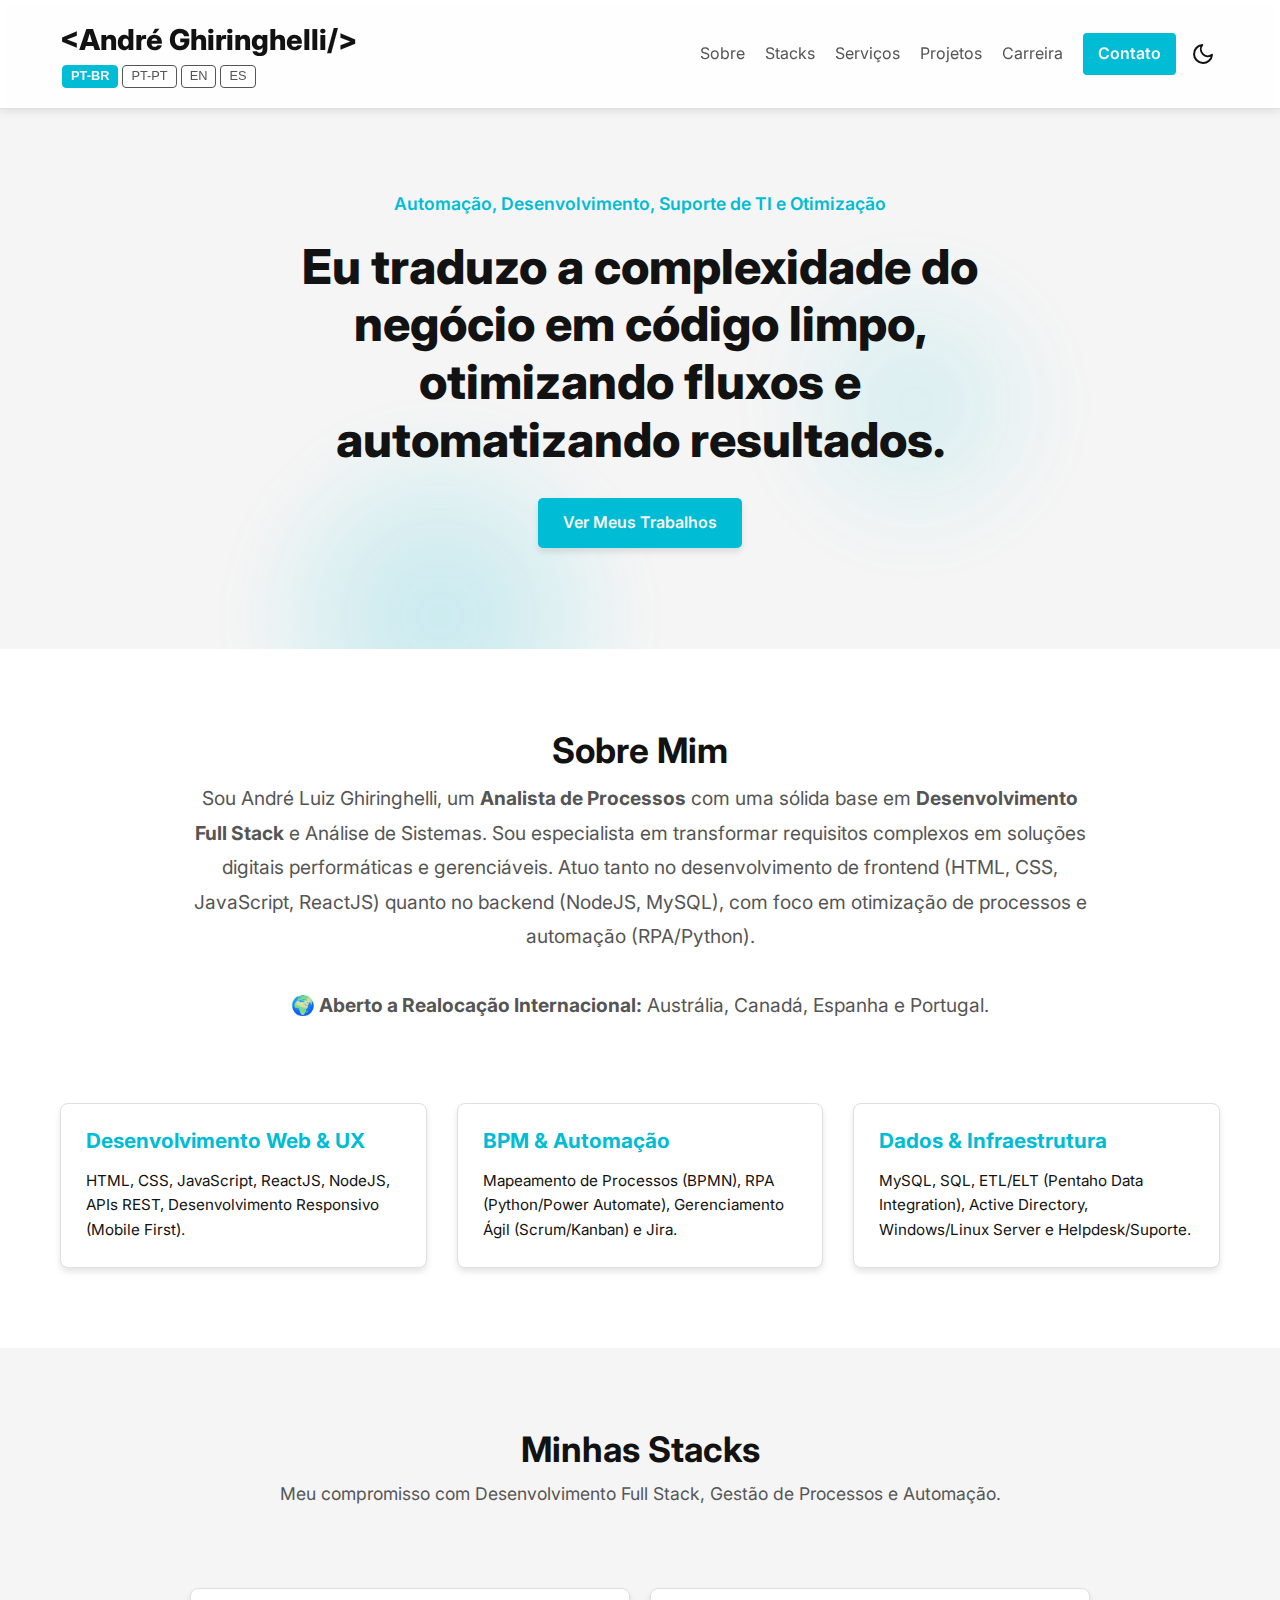
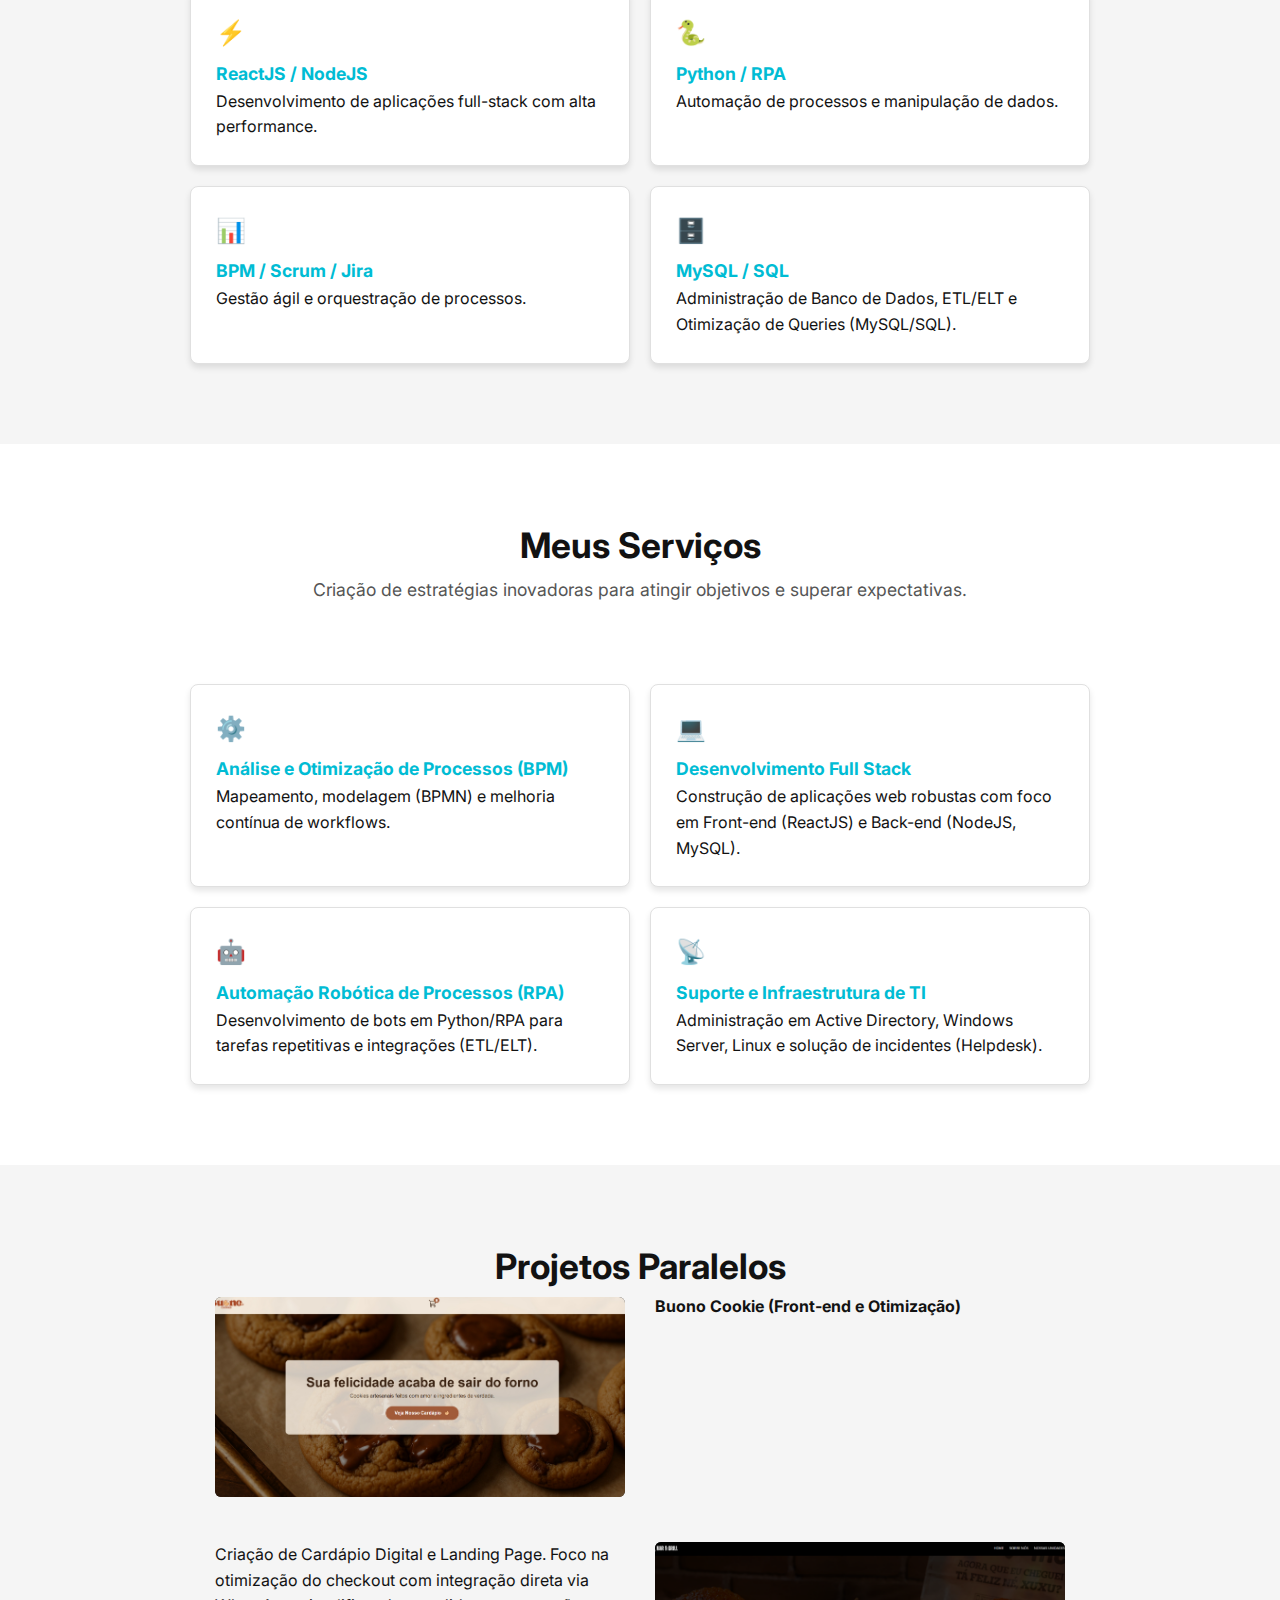
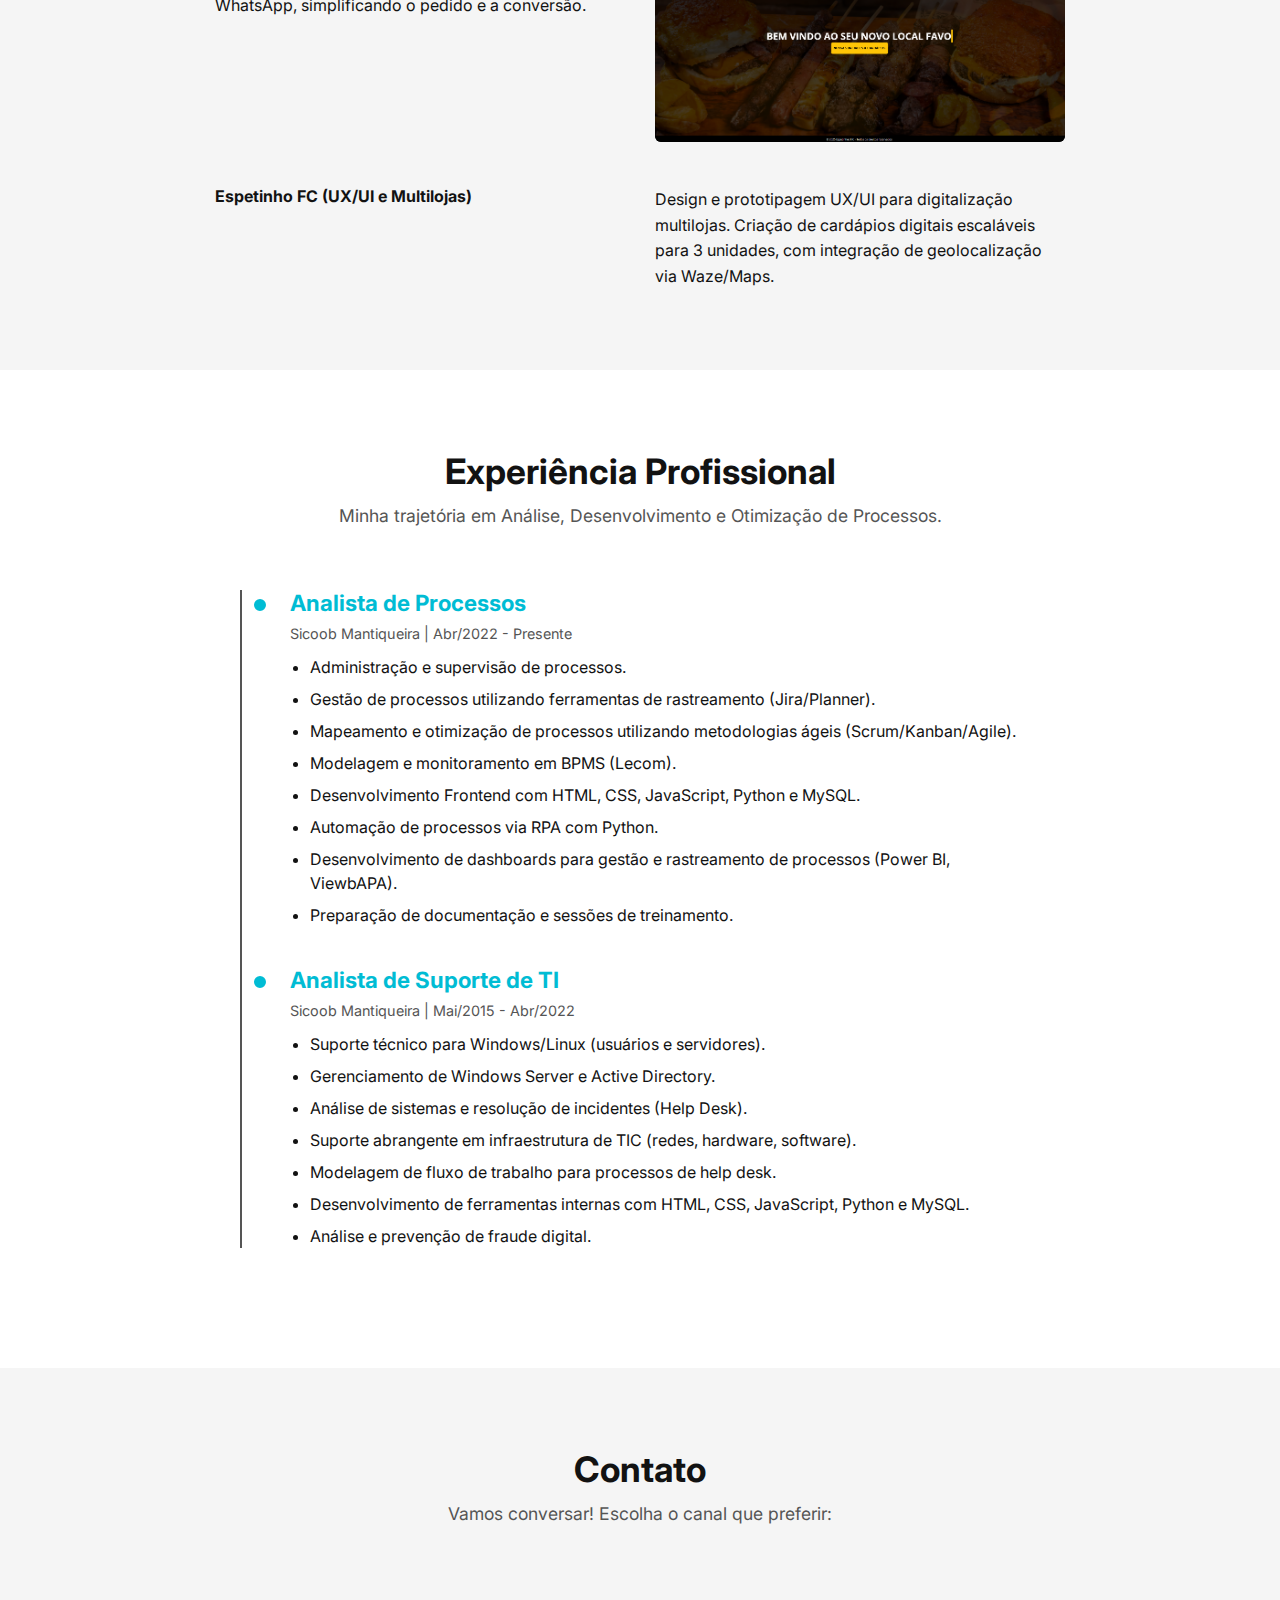
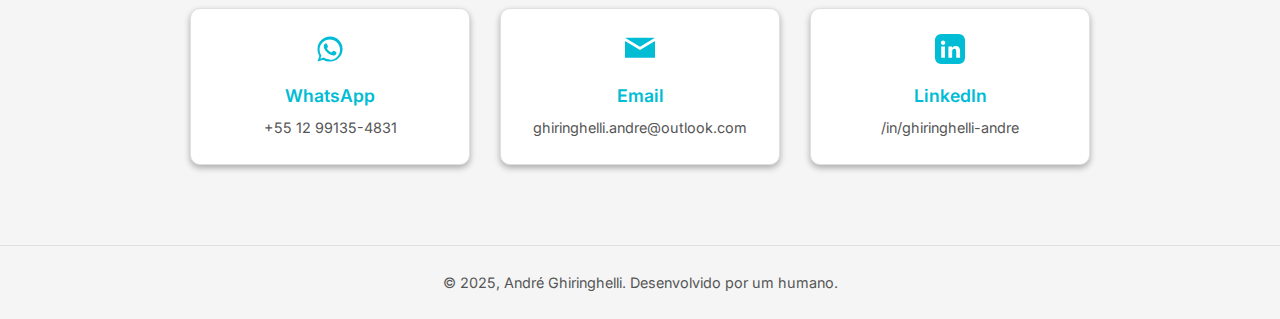
<file: index.html>
<!DOCTYPE html>
<html lang="pt-BR">

<head>
    <link rel="preload" as="script" href="i18n_data.js">
    <link rel="preload" as="script" href="script.js">
    <meta charset="UTF-8">
    <meta name="viewport" content="width=device-width, initial-scale=1.0">
    <title>André Ghiringhelli - Portfolio</title>
    <link rel="stylesheet" href="style.css">
    <link href="https://fonts.googleapis.com/css2?family=Inter:wght@400;600;800&display=swap" rel="stylesheet">
    <link rel="icon" type="image/png" href="img/favicon.png">
</head>

<body>
    <header class="header">
        <div class="container nav-bar">
            <div class="branding-and-lang">
                <a href="index.html" class="logo-link">
                    <h1 id="fixed-title">&lt;André Ghiringhelli/&gt;</h1>
                </a>
                <div class="language-selector">
                    <button class="lang-btn active" data-lang="pt-BR">PT-BR</button>
                    <button class="lang-btn" data-lang="pt-PT">PT-PT</button>
                    <button class="lang-btn" data-lang="en">EN</button>
                    <button class="lang-btn" data-lang="es">ES</button>
                </div>
            </div>

            <button class="hamburger" id="hamburger" aria-label="Menu">
                <span></span>
                <span></span>
                <span></span>
            </button>

            <nav class="nav-links" id="mobile-menu">
                <a href="#about" data-i18n-key="nav_about">Sobre</a>
                <a href="#stacks" data-i18n-key="nav_stacks">Stacks</a>
                <a href="#services" data-i18n-key="nav_services">Serviços</a>
                <a href="#projects" data-i18n-key="nav_projects">Projetos</a>
                <a href="#experience" data-i18n-key="nav_experience">Carreira</a>
                <a href="#contact" class="btn-contato" data-i18n-key="nav_contact">Contato</a>
            </nav>

            <button id="theme-toggle" aria-label="Alternar Tema">
                <svg id="theme-icon-dark" xmlns="http://www.w3.org/2000/svg" width="24" height="24" viewBox="0 0 24 24"
                    fill="none" stroke="currentColor" stroke-width="2" stroke-linecap="round" stroke-linejoin="round"
                    class="feather feather-moon">
                    <path d="M21 12.79A9 9 0 1 1 11.21 3 7 7 0 0 0 21 12.79z"></path>
                </svg>
                <svg id="theme-icon-light" style="display: none;" xmlns="http://www.w3.org/2000/svg" width="24"
                    height="24" viewBox="0 0 24 24" fill="none" stroke="currentColor" stroke-width="2"
                    stroke-linecap="round" stroke-linejoin="round" class="feather feather-sun">
                    <circle cx="12" cy="12" r="5"></circle>
                    <line x1="12" y1="1" x2="12" y2="3"></line>
                    <line x1="12" y1="21" x2="12" y2="23"></line>
                    <line x1="4.22" y1="4.22" x2="5.64" y2="5.64"></line>
                    <line x1="18.36" y1="18.36" x2="19.78" y2="19.78"></line>
                    <line x1="1" y1="12" x2="3" y2="12"></line>
                    <line x1="21" y1="12" x2="23" y2="12"></line>
                    <line x1="4.22" y1="19.78" x2="5.64" y2="18.36"></line>
                    <line x1="18.36" y1="5.64" x2="19.78" y2="4.22"></line>
                </svg>
            </button>
        </div>
    </header>

    <main>
        <section id="hero" class="hero">
            <div class="container hero-content">
                <p class="tagline" data-i18n-key="tagline"></p>
                <h2 data-i18n-key="hero_description"></h2>
                <a href="#projects" class="btn-primary" data-i18n-key="hero_button"></a>
            </div>
        </section>

        <section id="about" class="about">
            <div class="container">
                <h3 data-i18n-key="about_title"></h3>
                <p class="bio-summary" data-i18n-key="about_summary">
                </p>

                <div class="skills-grid">
                    <div class="skill-category">
                        <h4 data-i18n-key="skills_title_1"></h4>
                        <p data-i18n-key="skills_list_1"></p>
                    </div>
                    <div class="skill-category">
                        <h4 data-i18n-key="skills_title_2"></h4>
                        <p data-i18n-key="skills_list_2"></p>
                    </div>
                    <div class="skill-category">
                        <h4 data-i18n-key="skills_title_3"></h4>
                        <p data-i18n-key="skills_list_3"></p>
                    </div>
                </div>
            </div>
        </section>

        <section id="stacks" class="stacks">
            <div class="container">
                <h3 data-i18n-key="stacks_title"></h3>
                <p class="subtitle" data-i18n-key="stacks_subtitle"></p>

                <div class="stacks-grid">
                    <div class="stack-card">
                        <span class="icon">⚡</span>
                        <h4 data-i18n-key="stack_1_title"></h4>
                        <p data-i18n-key="stack_1_subtitle"></p>
                    </div>
                    <div class="stack-card">
                        <span class="icon">🐍</span>
                        <h4 data-i18n-key="stack_2_title"></h4>
                        <p data-i18n-key="stack_2_subtitle"></p>
                    </div>
                    <div class="stack-card">
                        <span class="icon">📊</span>
                        <h4 data-i18n-key="stack_3_title"></h4>
                        <p data-i18n-key="stack_3_subtitle"></p>
                    </div>
                    <div class="stack-card">
                        <span class="icon">🗄️</span>
                        <h4 data-i18n-key="stack_4_title"></h4>
                        <p data-i18n-key="stack_4_subtitle"></p>
                    </div>
                </div>
            </div>
        </section>

        <section id="services" class="services">
            <div class="container">
                <h3 data-i18n-key="services_title"></h3>
                <p class="subtitle" data-i18n-key="services_subtitle"></p>
                <div class="services-grid">
                    <div class="service-card">
                        <span class="icon">⚙️</span>
                        <h4 data-i18n-key="service_1_title"></h4>
                        <p data-i18n-key="service_1_description"></p>
                    </div>
                    <div class="service-card">
                        <span class="icon">💻</span>
                        <h4 data-i18n-key="service_2_title"></h4>
                        <p data-i18n-key="service_2_description"></p>
                    </div>
                    <div class="service-card">
                        <span class="icon">🤖</span>
                        <h4 data-i18n-key="service_3_title"></h4>
                        <p data-i18n-key="service_3_description"></p>
                    </div>
                    <div class="service-card">
                        <span class="icon">📡</span>
                        <h4 data-i18n-key="service_4_title"></h4>
                        <p data-i18n-key="service_4_description"></p>
                    </div>
                </div>
            </div>
        </section>

        <section id="projects" class="projetos">
            <div class="container">
                <h3 data-i18n-key="projects_title"></h3>

                <div class="grid-projetos">
                    <!-- <a href="buono-cookie.html" class="projeto-card"> -->
                    <div class="projeto-thumb">
                        <div class="slider-container" id="slider-buono">
                            <img src="img/buono1.jpg" alt="Cardápio Buono Slide 1" class="slide-image">
                            <img src="img/buono2.jpg" alt="Cardápio Buono Slide 2" class="slide-image">
                            <img src="img/buono3.jpg" alt="Cardápio Buono Slide 3" class="slide-image">
                            <img src="img/buono4.png" alt="Cardápio Buono Slide 4" class="slide-image">
                        </div>
                    </div>
                    <h4 data-i18n-key="buono_title"></h4>
                    <p data-i18n-key="buono_description">
                    </p>
                    </a>

                    <!--  <a href="espetinho-fc.html" class="projeto-card"> -->
                    <div class="projeto-thumb">
                        <div class="slider-container" id="slider-espetinho">
                            <img src="img/espetinho1.png" alt="App Espetinho Slide 1" class="slide-image">
                            <img src="img/espetinho2.png" alt="App Espetinho Slide 2" class="slide-image">
                            <img src="img/espetinho3.png" alt="App Espetinho Slide 3" class="slide-image">
                        </div>
                    </div>
                    <h4 data-i18n-key="espetinho_title"></h4>
                    <p data-i18n-key="espetinho_description">
                    </p>
                    </a>
                </div>
            </div>
        </section>



        <section id="experience" class="experience">
            <div class="container">
                <h3 data-i18n-key="experience_title"></h3>
                <p class="subtitle" data-i18n-key="experience_subtitle"></p>

                <div class="timeline">
                    <div class="timeline-item">
                        <div class="timeline-dot"></div>
                        <div class="timeline-content">
                            <h4 data-i18n-key="job_1_title"></h4>
                            <p class="company" data-i18n-key="job_1_company"></p>
                            <ul class="responsibilities-list">
                                <li data-i18n-key="job_1_li_1"></li>
                                <li data-i18n-key="job_1_li_2"></li>
                                <li data-i18n-key="job_1_li_3"></li>
                                <li data-i18n-key="job_1_li_4"></li>
                                <li data-i18n-key="job_1_li_5"></li>
                                <li data-i18n-key="job_1_li_6"></li>
                                <li data-i18n-key="job_1_li_7"></li>
                                <li data-i18n-key="job_1_li_8"></li>
                            </ul>
                        </div>
                    </div>

                    <div class="timeline-item">
                        <div class="timeline-dot"></div>
                        <div class="timeline-content">
                            <h4 data-i18n-key="job_2_title"></h4>
                            <p class="company" data-i18n-key="job_2_company"></p>
                            <ul class="responsibilities-list">
                                <li data-i18n-key="job_2_li_1"></li>
                                <li data-i18n-key="job_2_li_2"></li>
                                <li data-i18n-key="job_2_li_3"></li>
                                <li data-i18n-key="job_2_li_4"></li>
                                <li data-i18n-key="job_2_li_5"></li>
                                <li data-i18n-key="job_2_li_6"></li>
                                <li data-i18n-key="job_2_li_7"></li>
                            </ul>
                        </div>
                    </div>
                </div>
            </div>
        </section>

        <section id="contact" class="contact">
            <div class="container">
                <h3 data-i18n-key="nav_contact"></h3>
                <p class="subtitle" data-i18n-key="contact_subtitle"></p>

                <div class="contact-grid">
                    <a href="https://wa.me/5512991354831" target="_blank" class="contact-item">
                        <div class="icon-contact">
                            <svg xmlns="http://www.w3.org/2000/svg" width="30" height="30" fill="#00bcd4"
                                viewBox="0 0 24 24">
                                <path
                                    d="M12.04 2.003C6.496 2.003 2 6.498 2 12.042c0 1.969.514 3.888 1.487 5.574L2 22l4.49-1.463A10.035 10.035 0 0 0 12.04 22c5.544 0 10.04-4.496 10.04-10.04S17.584 2.003 12.04 2.003zm0 18.4c-1.69 0-3.345-.45-4.786-1.304l-.342-.204-2.667.868.874-2.6-.224-.35a8.14 8.14 0 0 1-1.244-4.269c0-4.519 3.678-8.197 8.196-8.197 4.52 0 8.198 3.678 8.198 8.197s-3.678 8.199-8.198 8.199zm4.59-6.107c-.252-.125-1.482-.73-1.712-.813-.23-.084-.398-.126-.566.126s-.65.812-.796.982-.293.188-.545.062c-.252-.126-1.062-.391-2.022-1.247-.748-.667-1.252-1.491-1.398-1.743-.146-.252-.016-.388.11-.513.113-.113.252-.293.378-.439.126-.146.168-.252.252-.42.084-.168.042-.314-.021-.44-.062-.126-.545-1.314-.748-1.803-.197-.472-.398-.408-.566-.416h-.482a.93.93 0 0 0-.67.314c-.23.252-.878.857-.878 2.09 0 1.233.898 2.426 1.024 2.594.126.168 1.77 2.705 4.292 3.79 2.522 1.085 2.522.723 2.974.68.462-.042 1.482-.604 1.69-1.188.209-.585.209-1.085.146-1.188-.062-.104-.23-.167-.482-.293z" />
                            </svg>
                        </div>
                        <span data-i18n-key="contact_whatsapp_label">WhatsApp</span>
                        <p>+55 12 99135-4831</p>
                    </a>

                    <a href="mailto:ghiringhelli.andre@outlook.com" target="_blank" class="contact-item">
                        <div class="icon-contact">
                            <svg xmlns="http://www.w3.org/2000/svg" width="30" height="30" fill="#00bcd4"
                                viewBox="0 0 24 24">
                                <path
                                    d="M12 12.713l-11.99-7.181v13.453h23.98v-13.453l-11.99 7.181zm11.99-9.713h-23.98l11.99 7.178 11.99-7.178z" />
                            </svg>
                        </div>
                        <span data-i18n-key="contact_email_label">Email</span>
                        <p>ghiringhelli.andre@outlook.com</p>
                    </a>

                    <a href="https://linkedin.com/in/ghiringhelli-andre" target="_blank" class="contact-item">
                        <div class="icon-contact">
                            <svg xmlns="http://www.w3.org/2000/svg" width="30" height="30" fill="#00bcd4"
                                viewBox="0 0 24 24">
                                <path
                                    d="M19 0h-14c-2.761 0-5 2.239-5 5v14c0 2.762 2.239 5 5 5h14c2.762 0 5-2.238 5-5v-14c0-2.761-2.238-5-5-5zm-11 19h-3v-9h3v9zm-1.5-10.271c-.966 0-1.75-.784-1.75-1.75s.784-1.75 1.75-1.75 1.75.784 1.75 1.75-.784 1.75-1.75 1.75zm13.5 10.271h-3v-4.604c0-1.098-.021-2.509-1.527-2.509-1.528 0-1.763 1.195-1.763 2.429v4.684h-3v-9h2.879v1.229h.041c.401-.761 1.379-1.562 2.84-1.562 3.04 0 3.6 2.002 3.6 4.604v4.729z" />
                            </svg>
                        </div>
                        <span data-i18n-key="contact_linkedin_label">LinkedIn</span>
                        <p>/in/ghiringhelli-andre</p>
                    </a>
                </div>
            </div>
        </section>
    </main>

    <footer class="footer">
        <div class="container">
            <p data-i18n-key="footer_text"></p>
        </div>
    </footer>

    <script src="i18n_data.js"></script>
    <script src="script.js"></script>
    <script src="menu.js"></script>
</body>

</html>
</file>
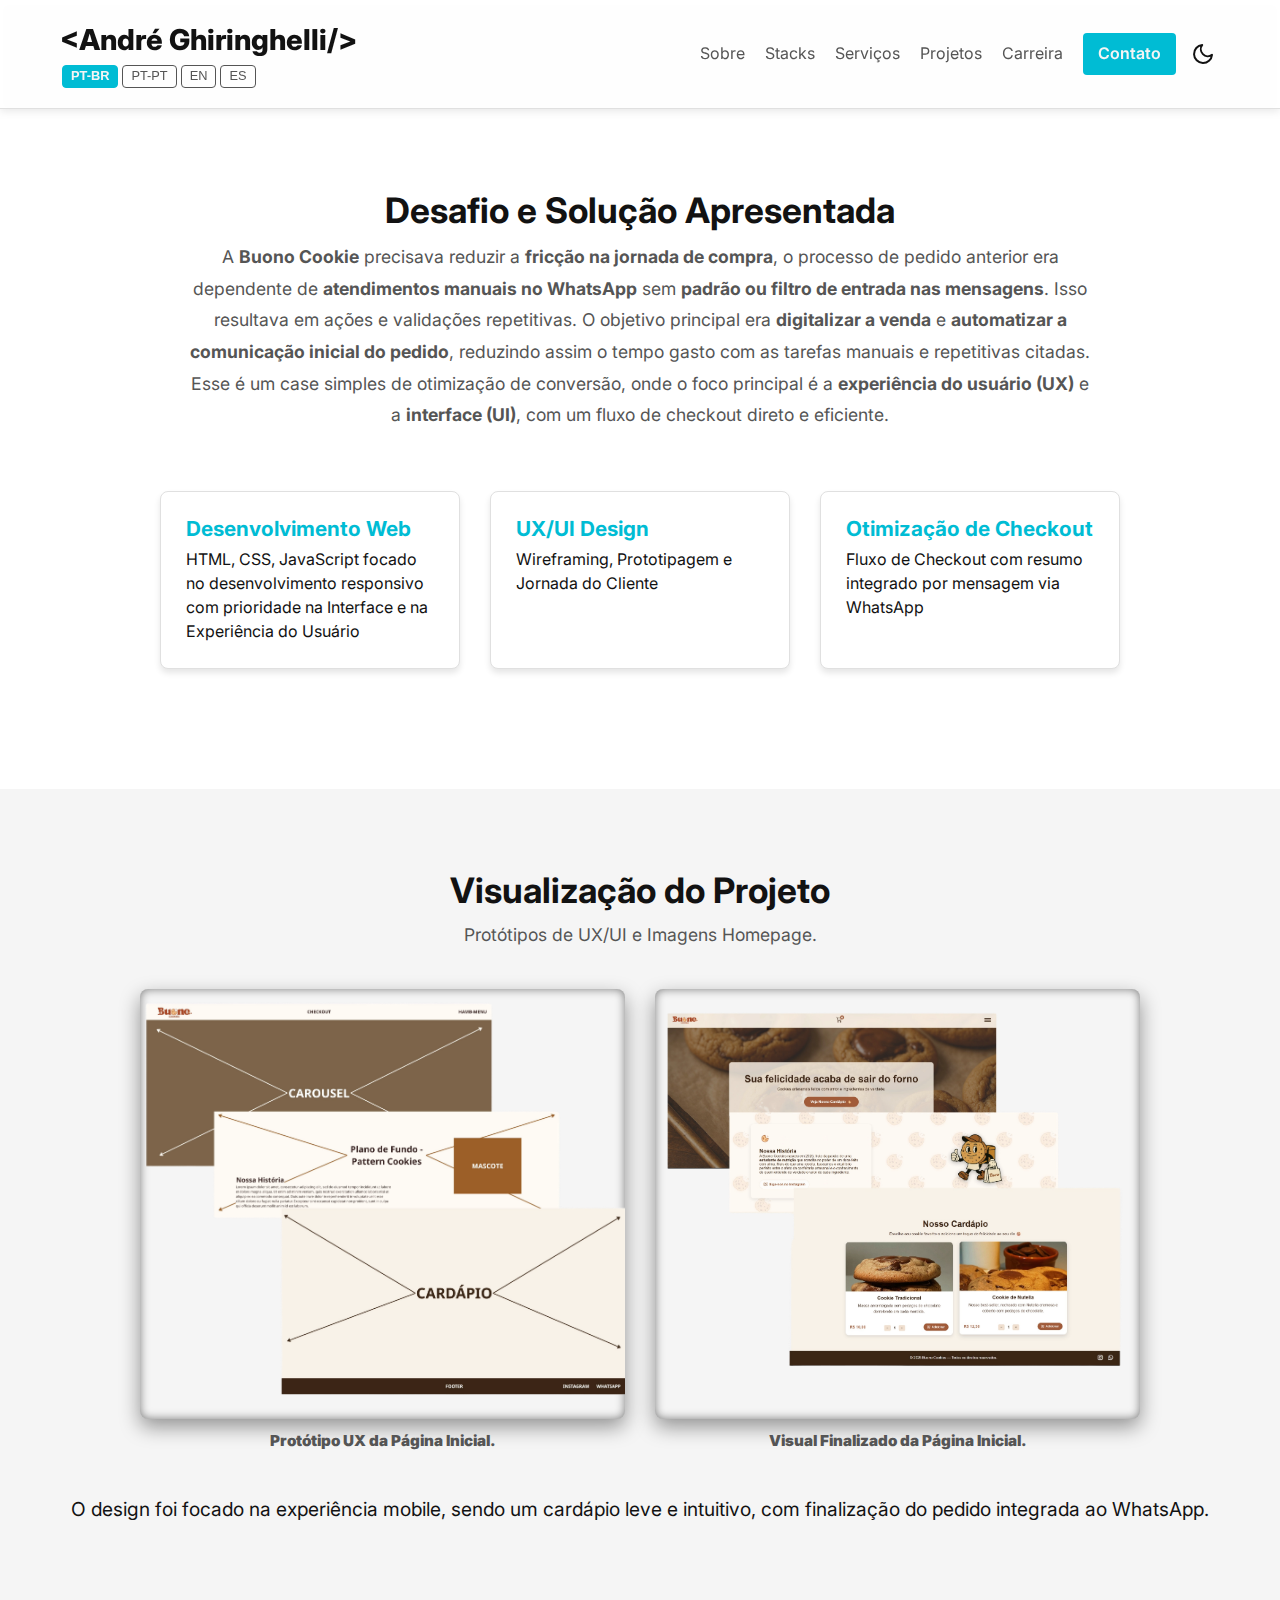
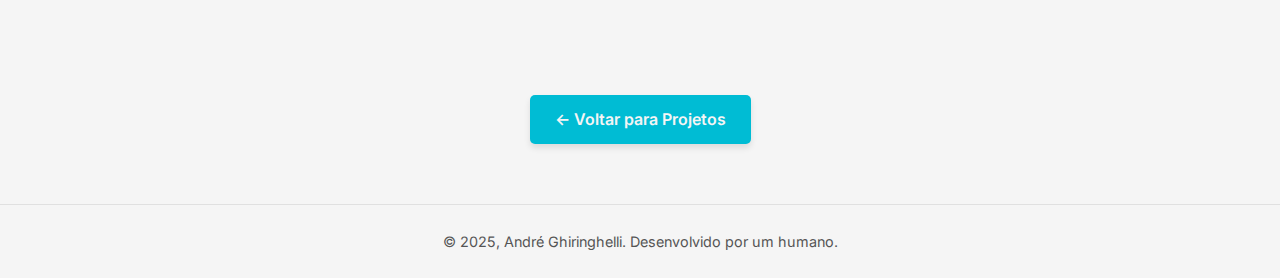
<file: buono-cookie.html>
<!DOCTYPE html>
<html lang="pt-BR">

<head>
    <link rel="preload" as="script" href="i18n_data.js">
    <link rel="preload" as="script" href="script.js">
    <meta charset="UTF-8">
    <meta name="viewport" content="width=device-width, initial-scale=1.0">
    <title>Buono Cookie - Detalhes do Projeto</title>
    <link rel="stylesheet" href="style.css?v=2.3">
    <link href="https://fonts.googleapis.com/css2?family=Inter:wght@400;600;800&display=swap" rel="stylesheet">
    <link rel="icon" type="image/png" href="img/favicon.png">
</head>

<body>
    <header class="header">
        <div class="container nav-bar">
            <div class="branding-and-lang">
                <a href="index.html" class="logo-link">
                    <h1 id="fixed-title">&lt;André Ghiringhelli/&gt;</h1>
                </a>
                <div class="language-selector">
                    <button class="lang-btn active" data-lang="pt-BR">PT-BR</button>
                    <button class="lang-btn" data-lang="pt-PT">PT-PT</button>
                    <button class="lang-btn" data-lang="en">EN</button>
                    <button class="lang-btn" data-lang="es">ES</button>
                </div>
            </div>

            <button class="hamburger" id="hamburger" aria-label="Menu">
                <span></span>
                <span></span>
                <span></span>
            </button>

            <nav class="nav-links" id="mobile-menu">
                <a href="index.html#about" data-i18n-key="nav_about">Sobre</a>
                <a href="index.html#stacks" data-i18n-key="nav_stacks">Stacks</a>
                <a href="index.html#services" data-i18n-key="nav_services">Serviços</a>
                <a href="index.html#projects" data-i18n-key="nav_projects">Projetos</a>
                <a href="index.html#experience" data-i18n-key="nav_experience">Carreira</a>
                <a href="index.html#contact" class="btn-contato" data-i18n-key="nav_contact">Contato</a>
            </nav>

            <button id="theme-toggle" aria-label="Alternar Tema">
                <svg id="theme-icon-dark" style="display: none;" xmlns="http://www.w3.org/2000/svg" width="24"
                    height="24" viewBox="0 0 24 24" fill="none" stroke="currentColor" stroke-width="2"
                    stroke-linecap="round" stroke-linejoin="round" class="feather feather-moon">
                    <path d="M21 12.79A9 9 0 1 1 11.21 3 7 7 0 0 0 21 12.79z"></path>
                </svg>
                <svg id="theme-icon-light" xmlns="http://www.w3.org/2000/svg" width="24" height="24" viewBox="0 0 24 24"
                    fill="none" stroke="currentColor" stroke-width="2" stroke-linecap="round" stroke-linejoin="round"
                    class="feather feather-sun">
                    <circle cx="12" cy="12" r="5"></circle>
                    <line x1="12" y1="1" x2="12" y2="3"></line>
                    <line x1="12" y1="21" x2="12" y2="23"></line>
                    <line x1="4.22" y1="4.22" x2="5.64" y2="5.64"></line>
                    <line x1="18.36" y1="18.36" x2="19.78" y2="19.78"></line>
                    <line x1="1" y1="12" x2="3" y2="12"></line>
                    <line x1="21" y1="12" x2="23" y2="12"></line>
                    <line x1="4.22" y1="19.78" x2="5.64" y2="18.36"></line>
                    <line x1="18.36" y1="5.64" x2="19.78" y2="4.22"></line>
                </svg>
            </button>
        </div>
    </header>

    <main>
        <section id="overview" class="about project-section-padding">
            <div class="container">
                <h3 class="section-title-center" data-i18n-key="detail_challenge_title_h3">Desafio e Solução Apresentada
                </h3>
                <p class="bio-summary project-summary-margin project-summary-font" data-i18n-key="buono_challenge_text">
                    A Buono Cookie precisava reduzir a fricção na jornada de compra, o
                    processo de
                    pedido anterior
                    era dependente de atendimentos manuais no WhatsApp sem padrão ou filtro de entrada nas mensagens.
                    Isso
                    resultava em ações e validações repetitivas.
                    O objetivo principal era digitalizar a venda e automatizar a comunicação inicial do pedido,
                    reduzindo assim o tempo gasto com as tarefas manuais e repetitivas citadas. Esse é um case simples
                    de otimização de conversão, onde o foco principal é a experiência do usuário
                    (UX) e a interface (UI), com um fluxo de checkout direto e eficiente.
                </p>

                <div class="skills-grid project-skills-override">
                    <div class="skill-category">
                        <h4 data-i18n-key="detail_card_title_1">Desenvolvimento Web</h4>
                        <p data-i18n-key="detail_card_desc_1">HTML, CSS, JavaScript focado no desenvolvimento responsivo
                            com prioridade na
                            Interface e na Experiência do Usuário</p>
                    </div>
                    <div class="skill-category">
                        <h4 data-i18n-key="detail_card_title_2">UX/UI Design</h4>
                        <p data-i18n-key="detail_card_desc_2">Wireframing, Prototipagem e Jornada do Cliente</p>
                    </div>
                    <div class="skill-category">
                        <h4 data-i18n-key="detail_card_title_3">Otimização de Checkout</h4>
                        <p data-i18n-key="detail_card_desc_3">Fluxo de Checkout com resumo integrado por mensagem via
                            WhatsApp</p>
                    </div>
                </div>


            </div>
        </section>


        <section id="gallery" class="stacks project-section-padding">
            <div class="container">
                <h3 class="section-title-center" data-i18n-key="detail_gallery_title">Visualização do Projeto</h3>
                <p class="subtitle" data-i18n-key="detail_gallery_subtitle">Protótipos de UX/UI e Imagens Homepage.</p>

                <div class="gallery-grid">

                    <div class="gallery-item">
                        <img src="img/buono-proto.png" alt="Protótipo Home" class="detail-img-full project-image">
                        <p class="caption-text" data-i18n-key="detail_caption_1">Protótipo UX da Página
                            Inicial.</p>
                    </div>

                    <div class="gallery-item">
                        <img src="img/buono-site.png" alt="Cardápio Digital Finalizado"
                            class="detail-img-full project-image">
                        <p class="caption-text" data-i18n-key="detail_caption_2">Visual Finalizado da Página
                            Inicial.</p>
                    </div>

                </div>
                <p class="subtitle project-summary-margin project-summary-font" data-i18n-key="buono_gallery_caption">
                    O design foi focado na experiência mobile, sendo um cardápio leve e intuitivo, com finalização do
                    pedido integrada ao WhatsApp.
                </p>

            </div>
        </section>

        <div class="container back-to-home-container">
            <a href="index.html#projects" class="btn-primary back-to-home-btn" data-i18n-key="detail_back_button">
                ← Voltar para Projetos
            </a>
        </div>


    </main>


    <footer class="footer">
        <div class="container">
            <p data-i18n-key="footer_text">&copy; 2025, André Ghiringhelli. Desenvolvido por um humano.</p>
        </div>
    </footer>

    <script src="i18n_data.js"></script>
    <script src="script.js"></script>
    <script src="menu.js"></script>
</body>

</html>
</file>
<file: style.css>
* {
    margin: 0;
    padding: 0;
    box-sizing: border-box;
}

:root {
    --cor-fundo-principal: #121212;
    --cor-primaria: #00bcd4;
    --cor-texto-claro: #f5f5f5;
    --cor-texto-suave: #aaaaaa;
    --cor-card-fundo: #1e1e1e;
    --espacamento-padrao: 80px;

    --shadow-default: 0 4px 6px rgba(0, 0, 0, 0.2);
    --cor-primaria-transparente: rgba(0, 188, 212, 0.4);
    --shadow-hover: 0 10px 20px rgba(0, 0, 0, 0.5), 0 0 10px var(--cor-primaria-transparente);
}

body {
    font-family: 'Inter', sans-serif;
    background-color: var(--cor-fundo-principal);
    color: var(--cor-texto-claro);
    line-height: 1.6;
}

html {
    scroll-behavior: smooth;
}

section[id] {
    scroll-margin-top: 100px;
}

.container {
    max-width: 1200px;
    margin: 0 auto;
    padding: 0 20px;
}

h1,
h2,
h3,
h4 {
    line-height: 1.2;
    color: var(--cor-texto-claro);
}

a {
    text-decoration: none;
    color: var(--cor-texto-claro);
    transition: color 0.3s ease;
}

a:hover {
    color: var(--cor-primaria);
}

.btn-primary {
    display: inline-block;
    background-color: var(--cor-primaria);
    color: var(--cor-fundo-principal);
    padding: 12px 25px;
    border-radius: 5px;
    font-weight: 600;
    transition: background-color 0.3s ease, transform 0.2s ease;
    box-shadow: var(--shadow-default);
}

.btn-primary:hover {
    background-color: #008c9e;
    transform: translateY(-2px);
    color: var(--cor-fundo-principal);
    box-shadow: 0 8px 15px rgba(0, 0, 0, 0.4);
}

.header {
    background-color: rgba(18, 18, 18, 0.95);
    padding: 20px 0;
    position: sticky;
    top: 0;
    z-index: 1000;
    border-bottom: 1px solid var(--cor-card-fundo);
    filter: drop-shadow(0 4px 6px rgba(0, 0, 0, 0.3));
}

.nav-bar {
    display: flex;
    justify-content: space-between;
    align-items: center;
    position: relative;
}

.branding-and-lang {
    display: flex;
    flex-direction: column;
    align-items: flex-start;
    min-width: 400px;
}

.logo-link {
    display: block;
    color: inherit;
    cursor: pointer;
    text-decoration: none;
    width: 100%;
}

.branding-and-lang h1 {
    margin: 0;
    line-height: 1.5;
}

#fixed-title {
    font-size: 1.8rem;
    font-weight: 800;
    height: 40px;
    line-height: 40px;
}

.language-selector {
    display: flex;
    margin-top: 5px;
    align-items: center;
    font-size: 0.8rem;
}

.lang-btn {
    background: none;
    border: 1px solid var(--cor-texto-suave);
    color: var(--cor-texto-suave);
    font-size: 0.8rem;
    cursor: pointer;
    padding: 4px 8px;
    border-radius: 4px;
    transition: all 0.2s ease;
    margin: 0 2px;
    line-height: 1;
}

.lang-btn:hover {
    color: var(--cor-primaria);
    border-color: var(--cor-primaria);
}

.lang-btn.active {
    color: var(--cor-fundo-principal);
    font-weight: 600;
    background-color: var(--cor-primaria);
    border-color: var(--cor-primaria);
}

#theme-toggle {
    background: none;
    border: none;
    cursor: pointer;
    color: var(--cor-texto-claro);
    padding: 5px;
    margin-left: 10px;
    transition: color 0.3s ease, transform 0.2s ease;
}

#theme-toggle:hover {
    color: var(--cor-primaria);
    transform: rotate(15deg);
}

#theme-toggle svg {
    display: block;
    width: 24px;
    height: 24px;
    stroke: currentColor;
}

.nav-links {
    display: flex;
    align-items: center;
    transition: transform 0.3s ease-in-out;
    margin-left: auto;
}

.nav-links a {
    margin-left: 20px;
    font-weight: 400;
    color: var(--cor-texto-suave);
    transition: color 0.3s ease, transform 0.1s ease;
}

.nav-links a:hover {
    color: var(--cor-primaria);
    transform: translateY(-1px);
}

.nav-links .btn-contato {
    color: var(--cor-fundo-principal);
    background-color: var(--cor-primaria);
    padding: 8px 15px;
    border-radius: 4px;
    margin-left: 20px;
    box-shadow: none;
    font-weight: 600;
}

.nav-links .btn-contato:hover {
    background-color: #008c9e;
    color: var(--cor-fundo-principal);
}
.hamburger {
    display: none;
    flex-direction: column;
    justify-content: center;
    gap: 6px; 
    width: 28px;
    height: 22px;
    background: none;
    border: none;
    cursor: pointer;
    z-index: 1200;
}

.hamburger span {
    height: 3px;
    width: 100%;
    background: var(--cor-texto-claro);
    border-radius: 2px;
    transition: transform 0.3s ease, opacity 0.3s ease, background 0.3s ease;
    transform-origin: center;
}

.hamburger.active span:nth-child(1) {
    transform: translateY(9px) rotate(45deg);
    background: var(--cor-primaria);
}

.hamburger.active span:nth-child(2) {
    opacity: 0;
}

.hamburger.active span:nth-child(3) {
    transform: translateY(-9px) rotate(-45deg);
    background: var(--cor-primaria);
}

.hero {
    padding: var(--espacamento-padrao) 0 100px 0;
    text-align: center;
    min-height: 60vh;
    display: flex;
    align-items: center;
    background-color: var(--cor-fundo-principal);
}

.hero-content {
    max-width: 800px;
    margin: 0 auto;
}

.hero-content h2 {
    font-size: 3rem;
    font-weight: 800;
    margin: 20px 0 30px 0;
}

.tagline {
    color: var(--cor-primaria);
    font-weight: 600;
    font-size: 1.1rem;
}

.about h3,
.stacks h3,
.services h3,
.projetos h3,
.experience h3,
.contact h3 {
    font-size: 2.2rem;
    margin-bottom: 10px;
    text-align: center;
}

.subtitle {
    font-size: 1.1rem;
    color: var(--cor-texto-suave);
    margin-bottom: 40px;
    display: block;
    text-align: center;
}

.subtitle.project-summary-margin {
    margin-top: 40px;
    margin-bottom: 60px;
    font-size: 1.2rem;
    color: var(--cor-texto-claro);
}

.caption-text {
    display: block;
    text-align: center;
    font-size: 0.95rem;
    color: var(--cor-texto-suave);
    margin-top: 10px;
    font-weight: 700;
}

.about {
    padding: var(--espacamento-padrao) 0;
    background-color: var(--cor-card-fundo);
}

.stacks,
.projetos,
.contact {
    padding: var(--espacamento-padrao) 0;
    background-color: var(--cor-fundo-principal);
}

.services,
.experience {
    padding: var(--espacamento-padrao) 0;
    background-color: var(--cor-card-fundo);
}

.bio-summary {
    max-width: 900px;
    margin: 0 auto 60px auto;
    font-size: 1.2rem;
    text-align: center;
    color: var(--cor-texto-suave);
    line-height: 1.8;
}

.bio-summary strong {
    font-weight: 700;
}

.skills-grid {
    display: grid;
    grid-template-columns: repeat(3, 1fr);
    gap: 30px;
    padding-top: 20px;
}

.skill-category {
    background-color: var(--cor-fundo-principal);
    padding: 25px;
    border-left: 3px solid var(--cor-primaria);
}

.skill-category h4 {
    font-size: 1.3rem;
    color: var(--cor-primaria);
    margin-bottom: 15px;
}

.skill-category p {
    color: var(--cor-texto-claro);
    font-size: 0.95rem;
    line-height: 1.6;
}

.skill-category:hover {
    transform: translateY(-8px) scale(1.02);
    border-color: var(--cor-primaria);
    box-shadow: var(--shadow-hover);
    filter: drop-shadow(0 0 10px var(--cor-primaria-transparente));
}

.project-skills-override {

    max-width: 1000px;
    margin: 40px auto;
    padding: 0 20px;
    display: grid;
    grid-template-columns: repeat(3, 1fr);
    gap: 30px;
}

.project-skills-override .skill-category {
    height: 100%;

    border-left: none;
    border: 1px solid #282828;
    text-align: left;
    padding: 25px;
    background-color: var(--cor-card-fundo);
}

.project-skills-override .skill-category h4 {
    font-size: 1.3rem;
    margin-bottom: 5px;
    text-align: left;
}

.project-skills-override .skill-category p {
    font-size: 1rem;
    color: var(--cor-texto-claro);
    line-height: 1.5;
    text-align: left;
}

.skill-category,
.stack-card,
.service-card,
.projeto-card,
.contact-item {
    border-radius: 8px;
    border: 1px solid #282828;
    position: relative;
    box-shadow: 0 3px 6px rgba(0, 0, 0, 0.3);
    transition: transform 0.4s cubic-bezier(0.25, 0.8, 0.25, 1), box-shadow 0.4s ease, border-color 0.4s ease;
    z-index: 1;
}

.stack-card:hover,
.service-card:hover,
.projeto-card:hover,
.contact-item:hover {
    transform: translateY(-8px) scale(1.02);
    border-color: var(--cor-primaria);
    box-shadow: var(--shadow-hover);
    filter: drop-shadow(0 0 10px var(--cor-primaria-transparente));
}

.stacks-grid,
.project-info-grid {
    display: grid;
    grid-template-columns: repeat(2, 1fr);
    gap: 20px;
    max-width: 900px;
    margin: 0 auto;
    padding-top: 40px;
}

.services-grid {
    display: grid;
    max-width: 900px;
    margin-left: auto;
    margin-right: auto;
    grid-template-columns: repeat(2, 1fr);
    gap: 20px;
    padding-top: 40px;
}

.stack-card,
.service-card {
    background-color: var(--cor-fundo-principal);
    padding: 25px;
    text-align: left;
    overflow: hidden;
}

.project-info-grid .stack-card {
    text-align: center;
}

.stack-card h4,
.service-card h4 {
    font-size: 1.1rem;
    color: var(--cor-primaria);
    margin-bottom: 5px;
}

.icon {
    font-size: 1.5rem;
    display: block;
    margin-bottom: 10px;
    color: var(--cor-texto-claro);
}

.grid-projetos {
    display: grid;
    grid-template-columns: repeat(2, 1fr);
    gap: 30px;
    max-width: 850px;
    margin: 0 auto;
}

.projeto-card {
    background-color: var(--cor-card-fundo);
    padding: 20px;
}

.projeto-thumb {
    height: 200px;
    background-color: #333;
    border-radius: 6px;
    margin-bottom: 15px;
    overflow: hidden;
    position: relative;
}

.slider-container {
    display: flex;
    height: 100%;
    transition: transform 0.8s ease-in-out;
    position: absolute;
    top: 0;
    left: 0;
}

.slide-image {
    height: 100%;
    object-fit: cover;
    display: block;
}

.projeto-card h4 {
    font-size: 1.5rem;
    margin-bottom: 5px;
}

.projeto-card p {
    color: var(--cor-texto-suave);
    font-size: 0.9rem;
    margin-bottom: 15px;
}

.link-detalhes {
    font-weight: 600;
    color: var(--cor-primaria);
}

.timeline {
    max-width: 800px;
    margin: 60px auto 0 auto;
    position: relative;
    padding-left: 20px;
    text-align: left;
}

.timeline::before {
    content: '';
    position: absolute;
    top: 0;
    left: 0;
    width: 2px;
    height: 100%;
    background: var(--cor-texto-suave);
}

.timeline-item {
    margin-bottom: 40px;
    position: relative;
    padding-left: 30px;
}

.timeline-dot {
    position: absolute;
    left: -10px;
    top: 5px;
    width: 20px;
    height: 20px;
    background: var(--cor-primaria);
    border-radius: 50%;
    border: 4px solid var(--cor-card-fundo);
    transition: transform 0.3s ease;
}

.timeline-item:hover .timeline-dot {
    transform: scale(1.2);
}

.timeline-content h4 {
    font-size: 1.4rem;
    color: var(--cor-primaria);
    margin-bottom: 5px;
}

.timeline-content .company {
    color: var(--cor-texto-suave);
    font-size: 0.9rem;
    margin-bottom: 10px;
}

.timeline-content .responsibilities-list {
    list-style-type: disc;
    list-style-position: outside;
    margin-left: 20px;
    padding-left: 0;
    font-size: 1rem;
}

.timeline-content .responsibilities-list li {
    margin-bottom: 8px;
    color: var(--cor-texto-claro);
    line-height: 1.5;
}

.contact-grid {
    display: flex;
    justify-content: center;
    align-items: stretch;
    gap: 30px;
    flex-wrap: wrap;
    padding-top: 40px;
}

.contact-item {
    background-color: var(--cor-card-fundo);
    border-radius: 10px;
    padding: 25px 20px;
    width: 280px;
    text-align: center;
    text-decoration: none;
    color: var(--cor-texto-claro);
}

.contact-item .icon-contact {
    margin-bottom: 10px;
}

.contact-item span {
    display: block;
    font-size: 1.1rem;
    font-weight: 600;
    color: var(--cor-primaria);
    margin-bottom: 6px;
}

.contact-item p {
    font-size: 0.9rem;
    color: var(--cor-texto-suave);
}

.footer {
    padding: 25px 0;
    text-align: center;
    border-top: 1px solid #282828;
}

.footer p {
    font-size: 0.9rem;
    color: var(--cor-texto-suave);
}

@keyframes blink {
    50% {
        border-right-color: transparent;
    }
}

@media (max-width: 1024px) {
    .nav-links {
        display: none;
        margin-left: 0;
    }

    .hamburger {
        display: flex;
    }

    .branding-and-lang {
        min-width: 0;
    }

    .nav-bar {
        padding-right: 40px;
    }

    #theme-toggle {
        position: absolute;
        right: 45px;
        margin-left: 0;
    }

    .nav-links.active {
        display: flex;
        flex-direction: column;
        align-items: center;
        position: absolute;
        top: 100%;
        right: 0;
        width: 100%;
        background-color: rgba(18, 18, 18, 0.98);
        border-top: 1px solid #222;
        box-shadow: 0 5px 10px rgba(0, 0, 0, 0.5);
        padding: 10px 0 20px 0;
        animation: slideDown 0.3s ease forwards;
        z-index: 999;
    }

    .nav-links.active a {
        margin: 0;
        padding: 12px 20px;
        width: 90%;
        text-align: center;
        border-bottom: 1px solid rgba(255, 255, 255, 0.05);
    }

    .nav-links.active a:last-child {
        border-bottom: none;
        margin-top: 10px;
    }

    @keyframes slideDown {
        from {
            opacity: 0;
            transform: translateY(-20px);
        }

        to {
            opacity: 1;
            transform: translateY(0);
        }
    }

    .skills-grid {
        grid-template-columns: repeat(2, 1fr);
    }

    .stacks-grid,
    .services-grid {
        grid-template-columns: 1fr;
    }

    .project-skills-override {
        grid-template-columns: repeat(2, 1fr);
        gap: 20px;
    }

    .grid-projetos {
        grid-template-columns: 1fr;
    }

    section[id] {
        scroll-margin-top: 80px;
    }
}

@media (max-width: 768px) {

    .hero-content h2 {
        font-size: 2.2rem;
    }

    .bio-summary {
        font-size: 1.1rem;
    }

    .skills-grid {
        grid-template-columns: 1fr;
        gap: 20px;
    }

    .contact-grid {
        flex-direction: column;
        align-items: center;
        gap: 20px;
    }

    .contact-item {
        width: 100%;
        max-width: 350px;
    }

    .timeline {
        margin-left: -10px;
        padding-left: 0;
    }

    .timeline::before {
        left: 20px;
    }

    .timeline-item {
        padding-left: 50px;
    }

    .timeline-dot {
        left: 10px;
    }

    #fixed-title {
        font-size: 1.6rem;
        line-height: 1.2;
        height: auto;
    }

    .project-skills-override {
        grid-template-columns: repeat(2, 1fr);
        gap: 20px;
    }
}

@media (max-width: 480px) {
    .hero-content h2 {
        font-size: 1.8rem;
    }

    #fixed-title {
        font-size: 1.3rem;
        line-height: 1.2;
        height: auto;
    }

    .branding-and-lang {
        align-items: center;
        overflow: hidden;
    }

    .language-selector {
        margin-top: 10px;
    }

    .nav-bar {
        padding-right: 90px;
    }

    .hamburger {
        position: absolute;
        top: 20px;
        right: 20px;
    }

    #theme-toggle {
        position: absolute;
        top: 20px;
        right: 65px;
        margin-left: 0;
    }

    .nav-links.active {
        top: 65px;
    }

    .bio-summary {
        font-size: 1rem;
    }

    .footer p {
        font-size: 0.8rem;
    }

    .stacks-grid,
    .services-grid,
    .grid-projetos {
        padding-top: 20px;
        gap: 15px;
    }

    .project-skills-override {
        grid-template-columns: 1fr;
        gap: 15px;
    }
}

body.light-theme {
    --cor-fundo-principal: #f5f5f5;
    --cor-primaria: #00bcd4;
    --cor-texto-claro: #121212;
    --cor-texto-suave: #555555;
    --cor-card-fundo: #ffffff;

    --shadow-default: 0 4px 6px rgba(0, 0, 0, 0.1);
    --cor-primaria-transparente: rgba(0, 188, 212, 0.2);
    --shadow-hover: 0 8px 15px rgba(0, 0, 0, 0.2), 0 0 10px var(--cor-primaria-transparente);
}

body.light-theme .header {
    background-color: rgba(255, 255, 255, 0.95);
    border-bottom: 1px solid #e0e0e0;
    filter: drop-shadow(0 2px 4px rgba(0, 0, 0, 0.1));
}

body.light-theme .nav-bar h1 {
    color: var(--cor-texto-claro);
}

body.light-theme .nav-links.active {
    background-color: rgba(255, 255, 255, 0.98);
    border-top: 1px solid #e0e0e0;
    box-shadow: 0 5px 10px rgba(0, 0, 0, 0.1);
}

body.light-theme .timeline::before {
    background: var(--cor-texto-suave);
}

body.light-theme .timeline-dot {
    border-color: var(--cor-card-fundo);
}

body.light-theme .skill-category {
    background-color: var(--cor-card-fundo);
}

body.light-theme .stack-card,
body.light-theme .service-card {
    background-color: var(--cor-card-fundo);
}

body.light-theme .projeto-card {
    background-color: var(--cor-card-fundo);
}

body.light-theme .contact-item {
    background-color: var(--cor-card-fundo);
    border: 1px solid #e0e0e0;
}

body.light-theme .skill-category,
body.light-theme .stack-card,
body.light-theme .service-card,
body.light-theme .projeto-card,
body.light-item {
    border: 1px solid #e0e0e0;
    box-shadow: var(--shadow-default);
}

body.light-theme .footer {
    border-top: 1px solid #e0e0e0;
}

.project-hero-area {
    min-height: 40vh;
    padding-bottom: 50px;
}

.project-section-padding {
    padding: var(--espacamento-padrao) 0;
}

.section-title-center {
    text-align: center;
    margin-bottom: 40px;
}

.project-title {
    font-size: 3.5rem;
}

.project-summary-margin {
    margin-bottom: 60px;
}

.project-summary-font {
    font-size: 1.1rem;
}

.project-cta-button {
    margin-top: 30px;
}

.project-skills-override {
    max-width: 1000px;
    margin: 40px auto;
    padding: 0 20px;
    display: grid;
    grid-template-columns: repeat(3, 1fr);
    gap: 30px;
}

.project-skills-override .skill-category {
    height: 100%;
    border-left: none;
    border: 1px solid #282828;
    text-align: left;
    padding: 25px;
    background-color: var(--cor-card-fundo);
}

.project-skills-override .skill-category h4 {
    font-size: 1.3rem;
    margin-bottom: 5px;
    text-align: left;
}

.project-skills-override .skill-category p {
    font-size: 1rem;
    color: var(--cor-texto-claro);
    line-height: 1.5;
    text-align: left;
}

.gallery-grid {
    max-width: 1000px;
    display: grid;
    grid-template-columns: repeat(2, 1fr);
    gap: 30px;
    margin: 40px auto;
    align-items: stretch;
}

.gallery-item {
    padding: 0;
    background: none;
    border: none;
    display: flex;
    flex-direction: column;
    justify-content: flex-end;
    height: 100%;
}

.detail-image-wrapper {
    margin-bottom: 30px;
}

.detail-img-full {
    width: 100%;
    height: auto;
    display: block;
    object-fit: contain;

    flex-grow: 1;

    border-radius: 6px;

    box-shadow:
        0 8px 20px rgba(0, 0, 0, 0.4),
        inset 0 0 10px 0 rgba(0, 0, 0, 0.5);

    transition: transform 0.3s ease-in-out, box-shadow 0.3s ease;
}

.detail-img-full:hover {
    box-shadow:
        0 12px 25px rgba(0, 0, 0, 0.6),
        inset 0 0 15px 0 rgba(0, 0, 0, 0.7);
    transform: scale(1.02);
}

.project-image {
    max-width: 900px;
    margin: 0 auto;
    border-radius: 8px;
}

.tech-used-container {
    margin: 40px auto;
    max-width: 700px;
    text-align: center;
}

.tech-title {
    font-size: 1.5rem;
    color: var(--cor-primaria);
    margin-bottom: 15px;
}

.tech-list {
    font-size: 1rem;
    color: var(--cor-texto-suave);
}

.back-to-home-container {
    padding: 30px 0 60px;
    text-align: center;
}

.project-results-grid {
    max-width: 900px;
    margin: 0 auto;
    padding-top: 30px;
}

.result-icon {
    font-size: 2.5rem;
}

.back-to-projects-container {
    text-align: center;
    margin-top: 60px;
}

/*HERO — LAVA LAMP COM MOVIMENTO "ALEATÓRIO"*/

.hero {
    position: relative;
    z-index: 1;
    padding: var(--espacamento-padrao) 0 100px 0;
    min-height: 60vh;
    display: flex;
    align-items: center;
    text-align: center;
    background-color: var(--cor-fundo-principal);
    overflow: hidden;
}

.hero::before {
    content: "";
    position: absolute;
    width: 420px;
    height: 420px;
    top: 55%;
    left: 18%;

    background: radial-gradient(circle at center,
            rgba(0, 188, 212, 0.22),
            rgba(0, 188, 212, 0.12) 35%,
            rgba(0, 188, 212, 0.05) 55%,
            transparent 65%);

    filter: blur(35px);
    opacity: 0.9;
    pointer-events: none;
    z-index: 0;

    animation: lavaDrift 10s ease-in-out infinite;
}

.hero::after {
    content: "";
    position: absolute;
    width: 320px;
    height: 320px;
    top: 25%;
    right: 16%;

    background: radial-gradient(circle at center,
            rgba(0, 188, 212, 0.18),
            rgba(0, 188, 212, 0.08) 40%,
            transparent 65%);

    filter: blur(40px);
    opacity: 0.75;
    pointer-events: none;
    z-index: 0;

    animation: lavaDriftAlt 16s ease-in-out infinite;
}

.hero-content {
    position: relative;
    z-index: 2;
}

@keyframes lavaDrift {
    0% {
        transform: translate(0, 0) scale(1);
    }

    20% {
        transform: translate(40px, -25px) scale(1.05);
    }

    40% {
        transform: translate(10px, 30px) scale(0.97);
    }

    60% {
        transform: translate(-35px, -20px) scale(1.06);
    }

    80% {
        transform: translate(-10px, 35px) scale(1.02);
    }

    100% {
        transform: translate(30px, 10px) scale(1.04);
    }
}

@keyframes lavaDriftAlt {
    0% {
        transform: translate(0, 0) scale(1);
    }

    20% {
        transform: translate(-30px, 20px) scale(1.04);
    }

    40% {
        transform: translate(25px, -35px) scale(1.02);
    }

    60% {
        transform: translate(-15px, 30px) scale(1.07);
    }

    80% {
        transform: translate(35px, 15px) scale(0.98);
    }

    100% {
        transform: translate(-25px, -25px) scale(1.05);
    }
}
</file>
